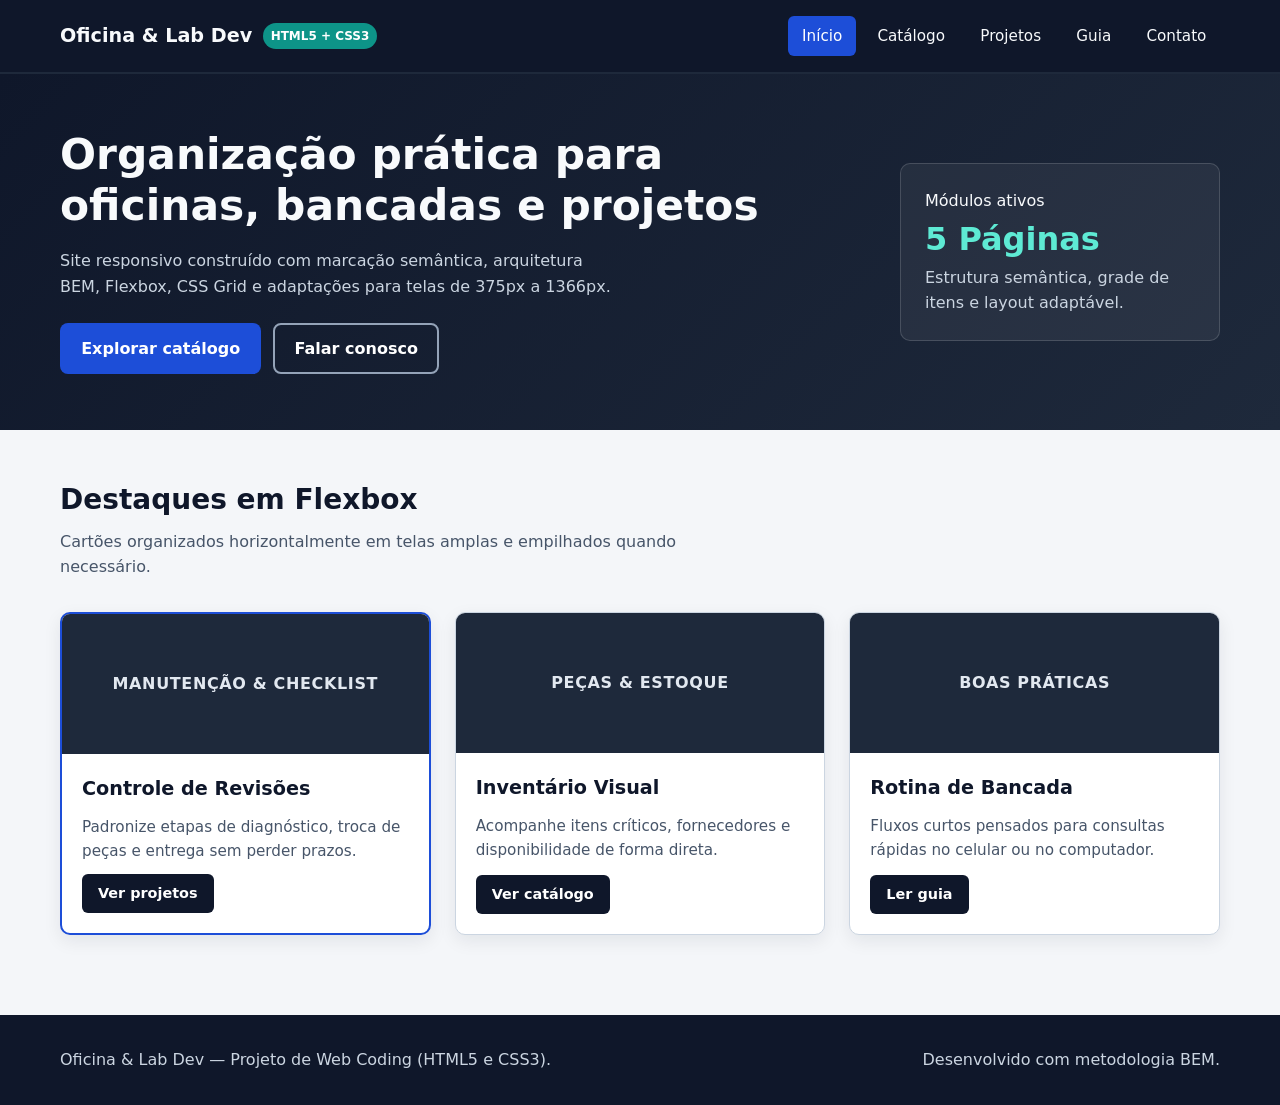
<file: html/index.html>
<!DOCTYPE html>
<html lang="pt-BR">
<head>
  <meta charset="UTF-8" />
  <meta name="viewport" content="width=device-width, initial-scale=1.0" />
  <title>Oficina &amp; Lab Dev | Início</title>
  <link rel="stylesheet" href="../css/style.css" />
</head>
<body>
  <header class="site-header">
    <div class="container site-header__inner">
      <a class="site-header__brand" href="index.html">
        <span>Oficina &amp; Lab Dev</span>
        <span class="site-header__badge">HTML5 + CSS3</span>
      </a>
      <nav aria-label="Navegação principal">
        <ul class="nav-menu">
          <li><a class="nav-menu__link nav-menu__link--active" href="index.html">Início</a></li>
          <li><a class="nav-menu__link" href="catalogo.html">Catálogo</a></li>
          <li><a class="nav-menu__link" href="projetos.html">Projetos</a></li>
          <li><a class="nav-menu__link" href="guia.html">Guia</a></li>
          <li><a class="nav-menu__link" href="contato.html">Contato</a></li>
        </ul>
      </nav>
    </div>
  </header>

  <main>
    <section class="hero">
      <div class="container hero__inner">
        <div class="hero__content">
          <h1 class="hero__title">Organização prática para oficinas, bancadas e projetos</h1>
          <p class="hero__description">
            Site responsivo construído com marcação semântica, arquitetura BEM, Flexbox, CSS Grid e adaptações para telas de 375px a 1366px.
          </p>
          <div class="hero__actions">
            <a class="btn btn--primary" href="catalogo.html">Explorar catálogo</a>
            <a class="btn btn--outline" href="contato.html">Falar conosco</a>
          </div>
        </div>
        <aside class="hero__panel" aria-label="Resumo rápido">
          <p>Módulos ativos</p>
          <p class="hero__metric">5 Páginas</p>
          <p class="hero__description">Estrutura semântica, grade de itens e layout adaptável.</p>
        </aside>
      </div>
    </section>

    <section class="section">
      <div class="container">
        <header class="section__header">
          <h2 class="section__title">Destaques em Flexbox</h2>
          <p class="section__subtitle">Cartões organizados horizontalmente em telas amplas e empilhados quando necessário.</p>
        </header>

        <div class="card-flex-row">
          <article class="card card--destaque">
            <div class="card__media">MANUTENÇÃO &amp; CHECKLIST</div>
            <div class="card__conteudo">
              <h3 class="card__titulo">Controle de Revisões</h3>
              <p class="card__descricao">Padronize etapas de diagnóstico, troca de peças e entrega sem perder prazos.</p>
              <a class="card__botao" href="projetos.html">Ver projetos</a>
            </div>
          </article>

          <article class="card">
            <div class="card__media">PEÇAS &amp; ESTOQUE</div>
            <div class="card__conteudo">
              <h3 class="card__titulo">Inventário Visual</h3>
              <p class="card__descricao">Acompanhe itens críticos, fornecedores e disponibilidade de forma direta.</p>
              <a class="card__botao" href="catalogo.html">Ver catálogo</a>
            </div>
          </article>

          <article class="card">
            <div class="card__media">BOAS PRÁTICAS</div>
            <div class="card__conteudo">
              <h3 class="card__titulo">Rotina de Bancada</h3>
              <p class="card__descricao">Fluxos curtos pensados para consultas rápidas no celular ou no computador.</p>
              <a class="card__botao" href="guia.html">Ler guia</a>
            </div>
          </article>
        </div>
      </div>
    </section>
  </main>

  <footer class="site-footer">
    <div class="container site-footer__inner">
      <p>Oficina &amp; Lab Dev — Projeto de Web Coding (HTML5 e CSS3).</p>
      <p>Desenvolvido com metodologia BEM.</p>
    </div>
  </footer>
</body>
</html>
</file>
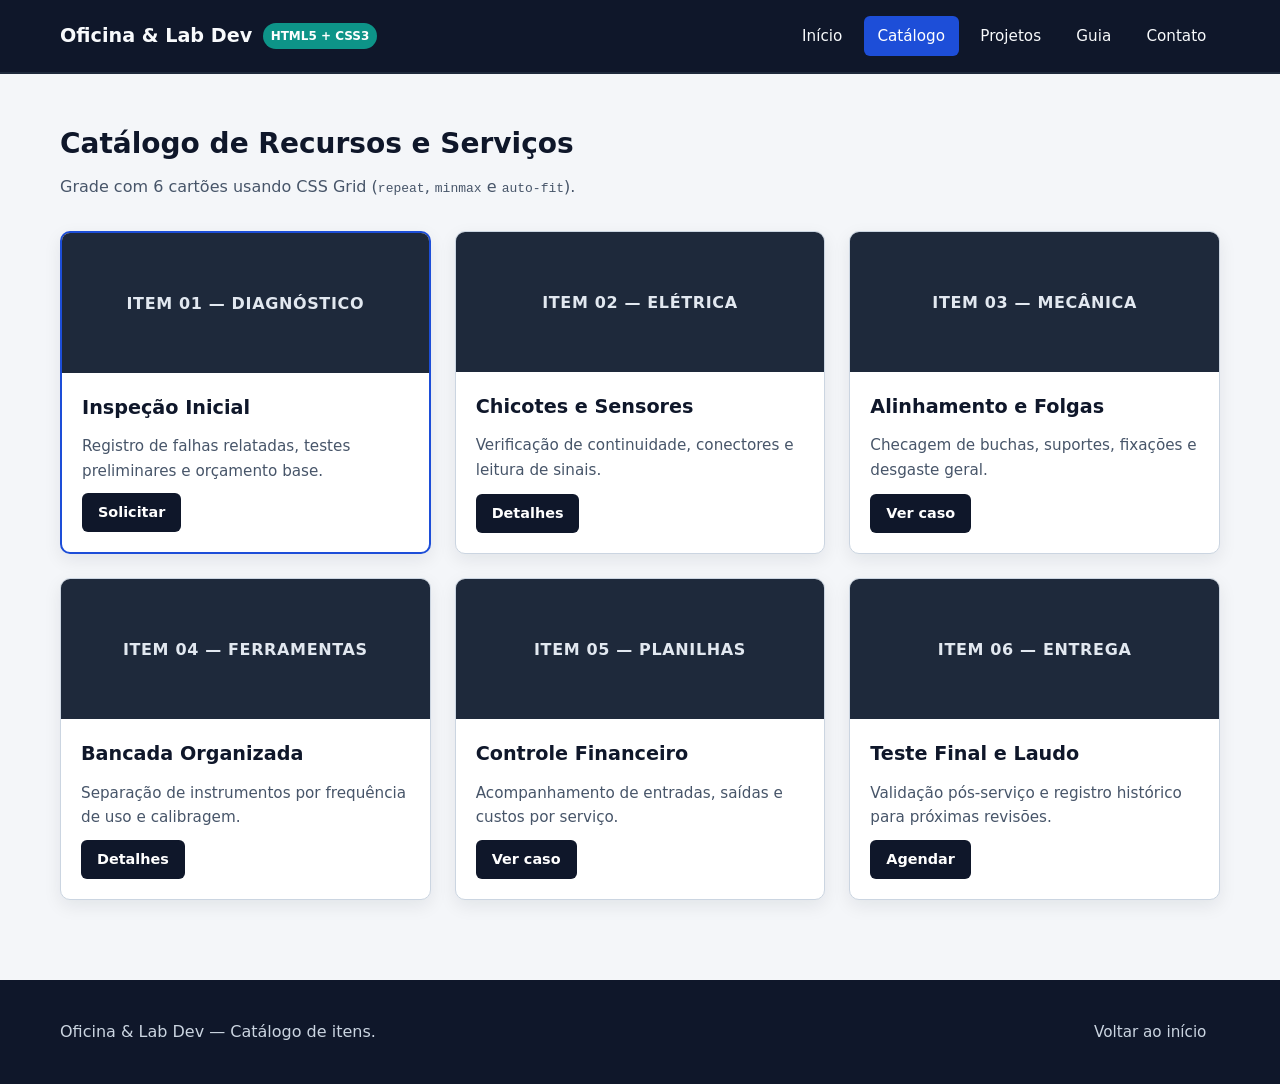
<file: html/catalogo.html>
<!DOCTYPE html>
<html lang="pt-BR">
<head>
  <meta charset="UTF-8" />
  <meta name="viewport" content="width=device-width, initial-scale=1.0" />
  <title>Oficina &amp; Lab Dev | Catálogo</title>
  <link rel="stylesheet" href="../css/style.css" />
</head>
<body>
  <header class="site-header">
    <div class="container site-header__inner">
      <a class="site-header__brand" href="index.html">
        <span>Oficina &amp; Lab Dev</span>
        <span class="site-header__badge">HTML5 + CSS3</span>
      </a>
      <nav aria-label="Navegação principal">
        <ul class="nav-menu">
          <li><a class="nav-menu__link" href="index.html">Início</a></li>
          <li><a class="nav-menu__link nav-menu__link--active" href="catalogo.html">Catálogo</a></li>
          <li><a class="nav-menu__link" href="projetos.html">Projetos</a></li>
          <li><a class="nav-menu__link" href="guia.html">Guia</a></li>
          <li><a class="nav-menu__link" href="contato.html">Contato</a></li>
        </ul>
      </nav>
    </div>
  </header>

  <main>
    <section class="section">
      <div class="container">
        <header class="section__header">
          <h1 class="section__title">Catálogo de Recursos e Serviços</h1>
          <p class="section__subtitle">Grade com 6 cartões usando CSS Grid (<code>repeat</code>, <code>minmax</code> e <code>auto-fit</code>).</p>
        </header>

        <div class="catalog-grid">
          <article class="card card--destaque">
            <div class="card__media">ITEM 01 — DIAGNÓSTICO</div>
            <div class="card__conteudo">
              <h2 class="card__titulo">Inspeção Inicial</h2>
              <p class="card__descricao">Registro de falhas relatadas, testes preliminares e orçamento base.</p>
              <a class="card__botao" href="contato.html">Solicitar</a>
            </div>
          </article>

          <article class="card">
            <div class="card__media">ITEM 02 — ELÉTRICA</div>
            <div class="card__conteudo">
              <h2 class="card__titulo">Chicotes e Sensores</h2>
              <p class="card__descricao">Verificação de continuidade, conectores e leitura de sinais.</p>
              <a class="card__botao" href="guia.html">Detalhes</a>
            </div>
          </article>

          <article class="card">
            <div class="card__media">ITEM 03 — MECÂNICA</div>
            <div class="card__conteudo">
              <h2 class="card__titulo">Alinhamento e Folgas</h2>
              <p class="card__descricao">Checagem de buchas, suportes, fixações e desgaste geral.</p>
              <a class="card__botao" href="projetos.html">Ver caso</a>
            </div>
          </article>

          <article class="card">
            <div class="card__media">ITEM 04 — FERRAMENTAS</div>
            <div class="card__conteudo">
              <h2 class="card__titulo">Bancada Organizada</h2>
              <p class="card__descricao">Separação de instrumentos por frequência de uso e calibragem.</p>
              <a class="card__botao" href="guia.html">Detalhes</a>
            </div>
          </article>

          <article class="card">
            <div class="card__media">ITEM 05 — PLANILHAS</div>
            <div class="card__conteudo">
              <h2 class="card__titulo">Controle Financeiro</h2>
              <p class="card__descricao">Acompanhamento de entradas, saídas e custos por serviço.</p>
              <a class="card__botao" href="projetos.html">Ver caso</a>
            </div>
          </article>

          <article class="card">
            <div class="card__media">ITEM 06 — ENTREGA</div>
            <div class="card__conteudo">
              <h2 class="card__titulo">Teste Final e Laudo</h2>
              <p class="card__descricao">Validação pós-serviço e registro histórico para próximas revisões.</p>
              <a class="card__botao" href="contato.html">Agendar</a>
            </div>
          </article>
        </div>
      </div>
    </section>
  </main>

  <footer class="site-footer">
    <div class="container site-footer__inner">
      <p>Oficina &amp; Lab Dev — Catálogo de itens.</p>
      <p><a class="nav-menu__link" href="index.html">Voltar ao início</a></p>
    </div>
  </footer>
</body>
</html>
</file>
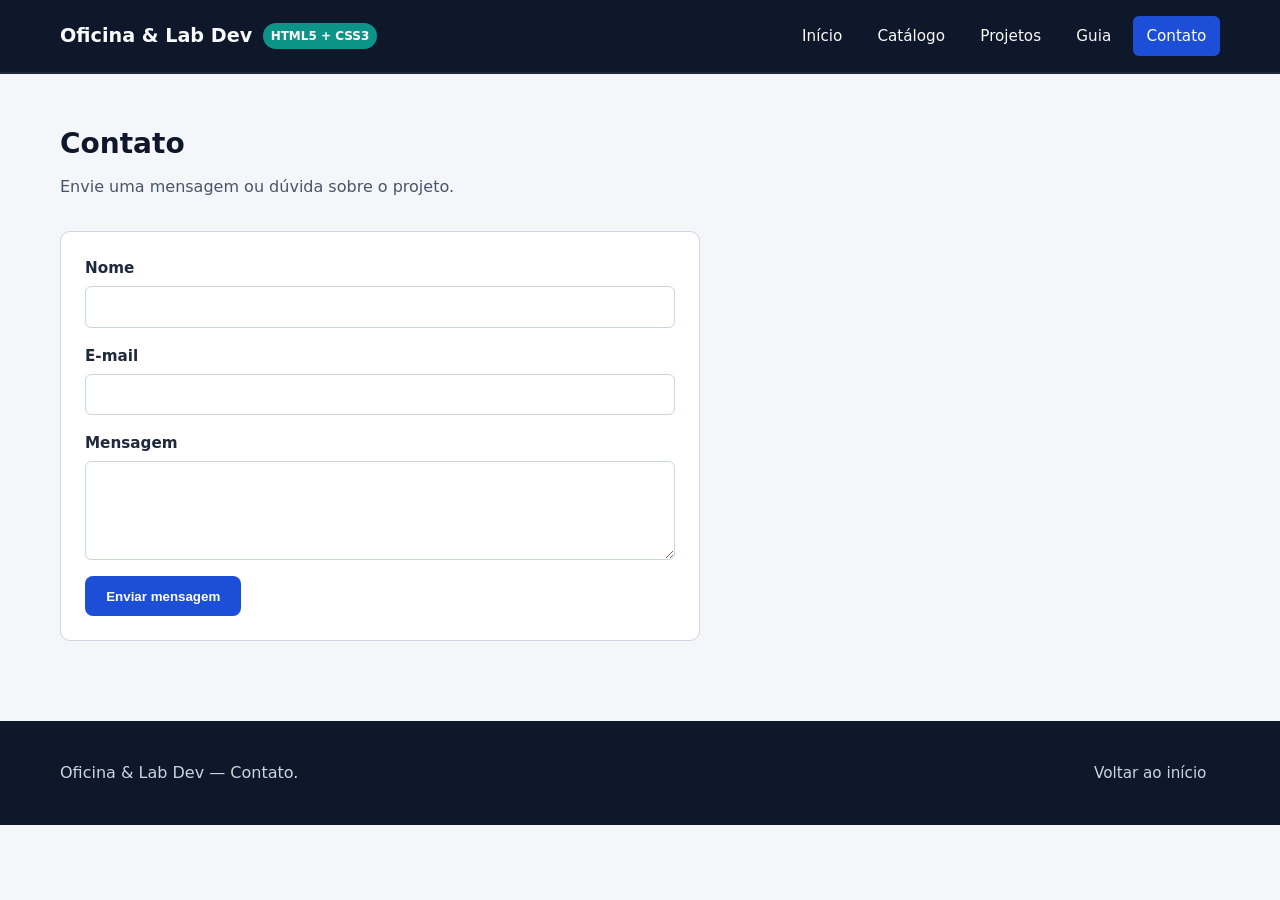
<file: html/contato.html>
<!DOCTYPE html>
<html lang="pt-BR">
<head>
  <meta charset="UTF-8" />
  <meta name="viewport" content="width=device-width, initial-scale=1.0" />
  <title>Oficina &amp; Lab Dev | Contato</title>
  <link rel="stylesheet" href="../css/style.css" />
</head>
<body>
  <header class="site-header">
    <div class="container site-header__inner">
      <a class="site-header__brand" href="index.html">
        <span>Oficina &amp; Lab Dev</span>
        <span class="site-header__badge">HTML5 + CSS3</span>
      </a>
      <nav aria-label="Navegação principal">
        <ul class="nav-menu">
          <li><a class="nav-menu__link" href="index.html">Início</a></li>
          <li><a class="nav-menu__link" href="catalogo.html">Catálogo</a></li>
          <li><a class="nav-menu__link" href="projetos.html">Projetos</a></li>
          <li><a class="nav-menu__link" href="guia.html">Guia</a></li>
          <li><a class="nav-menu__link nav-menu__link--active" href="contato.html">Contato</a></li>
        </ul>
      </nav>
    </div>
  </header>

  <main>
    <section class="section">
      <div class="container">
        <header class="section__header">
          <h1 class="section__title">Contato</h1>
          <p class="section__subtitle">Envie uma mensagem ou dúvida sobre o projeto.</p>
        </header>

        <form class="form-box" action="#" method="post">
          <div class="form-box__group">
            <label class="form-box__label" for="nome">Nome</label>
            <input class="form-box__input" id="nome" name="nome" type="text" required />
          </div>

          <div class="form-box__group">
            <label class="form-box__label" for="email">E-mail</label>
            <input class="form-box__input" id="email" name="email" type="email" required />
          </div>

          <div class="form-box__group">
            <label class="form-box__label" for="mensagem">Mensagem</label>
            <textarea class="form-box__textarea" id="mensagem" name="mensagem" rows="4" required></textarea>
          </div>

          <button class="btn btn--primary" type="submit">Enviar mensagem</button>
        </form>
      </div>
    </section>
  </main>

  <footer class="site-footer">
    <div class="container site-footer__inner">
      <p>Oficina &amp; Lab Dev — Contato.</p>
      <p><a class="nav-menu__link" href="index.html">Voltar ao início</a></p>
    </div>
  </footer>
</body>
</html>
</file>
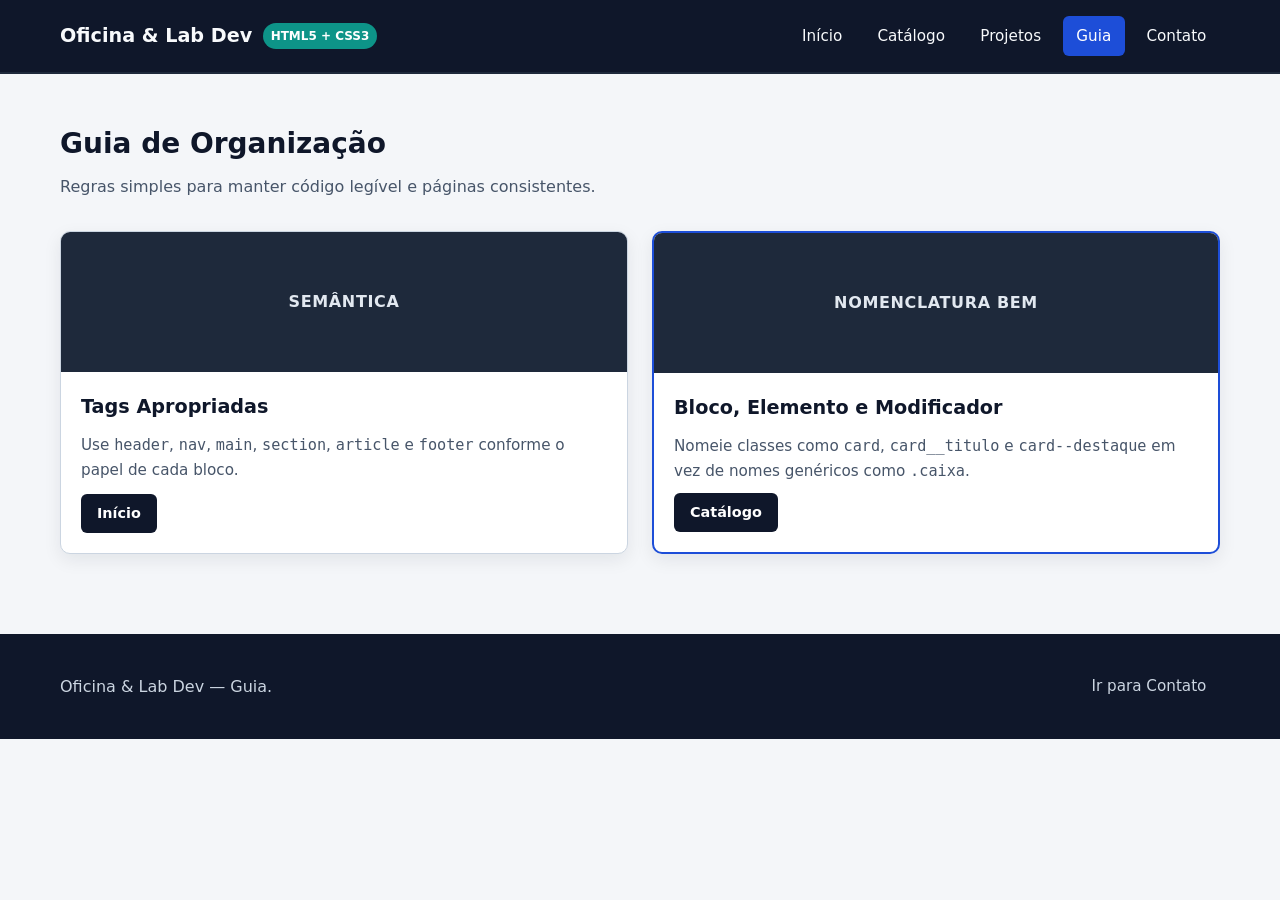
<file: html/guia.html>
<!DOCTYPE html>
<html lang="pt-BR">
<head>
  <meta charset="UTF-8" />
  <meta name="viewport" content="width=device-width, initial-scale=1.0" />
  <title>Oficina &amp; Lab Dev | Guia</title>
  <link rel="stylesheet" href="../css/style.css" />
</head>
<body>
  <header class="site-header">
    <div class="container site-header__inner">
      <a class="site-header__brand" href="index.html">
        <span>Oficina &amp; Lab Dev</span>
        <span class="site-header__badge">HTML5 + CSS3</span>
      </a>
      <nav aria-label="Navegação principal">
        <ul class="nav-menu">
          <li><a class="nav-menu__link" href="index.html">Início</a></li>
          <li><a class="nav-menu__link" href="catalogo.html">Catálogo</a></li>
          <li><a class="nav-menu__link" href="projetos.html">Projetos</a></li>
          <li><a class="nav-menu__link nav-menu__link--active" href="guia.html">Guia</a></li>
          <li><a class="nav-menu__link" href="contato.html">Contato</a></li>
        </ul>
      </nav>
    </div>
  </header>

  <main>
    <section class="section">
      <div class="container">
        <header class="section__header">
          <h1 class="section__title">Guia de Organização</h1>
          <p class="section__subtitle">Regras simples para manter código legível e páginas consistentes.</p>
        </header>

        <div class="card-flex-row">
          <article class="card">
            <div class="card__media">SEMÂNTICA</div>
            <div class="card__conteudo">
              <h2 class="card__titulo">Tags Apropriadas</h2>
              <p class="card__descricao">Use <code>header</code>, <code>nav</code>, <code>main</code>, <code>section</code>, <code>article</code> e <code>footer</code> conforme o papel de cada bloco.</p>
              <a class="card__botao" href="index.html">Início</a>
            </div>
          </article>

          <article class="card card--destaque">
            <div class="card__media">NOMENCLATURA BEM</div>
            <div class="card__conteudo">
              <h2 class="card__titulo">Bloco, Elemento e Modificador</h2>
              <p class="card__descricao">Nomeie classes como <code>card</code>, <code>card__titulo</code> e <code>card--destaque</code> em vez de nomes genéricos como <code>.caixa</code>.</p>
              <a class="card__botao" href="catalogo.html">Catálogo</a>
            </div>
          </article>
        </div>
      </div>
    </section>
  </main>

  <footer class="site-footer">
    <div class="container site-footer__inner">
      <p>Oficina &amp; Lab Dev — Guia.</p>
      <p><a class="nav-menu__link" href="contato.html">Ir para Contato</a></p>
    </div>
  </footer>
</body>
</html>
</file>
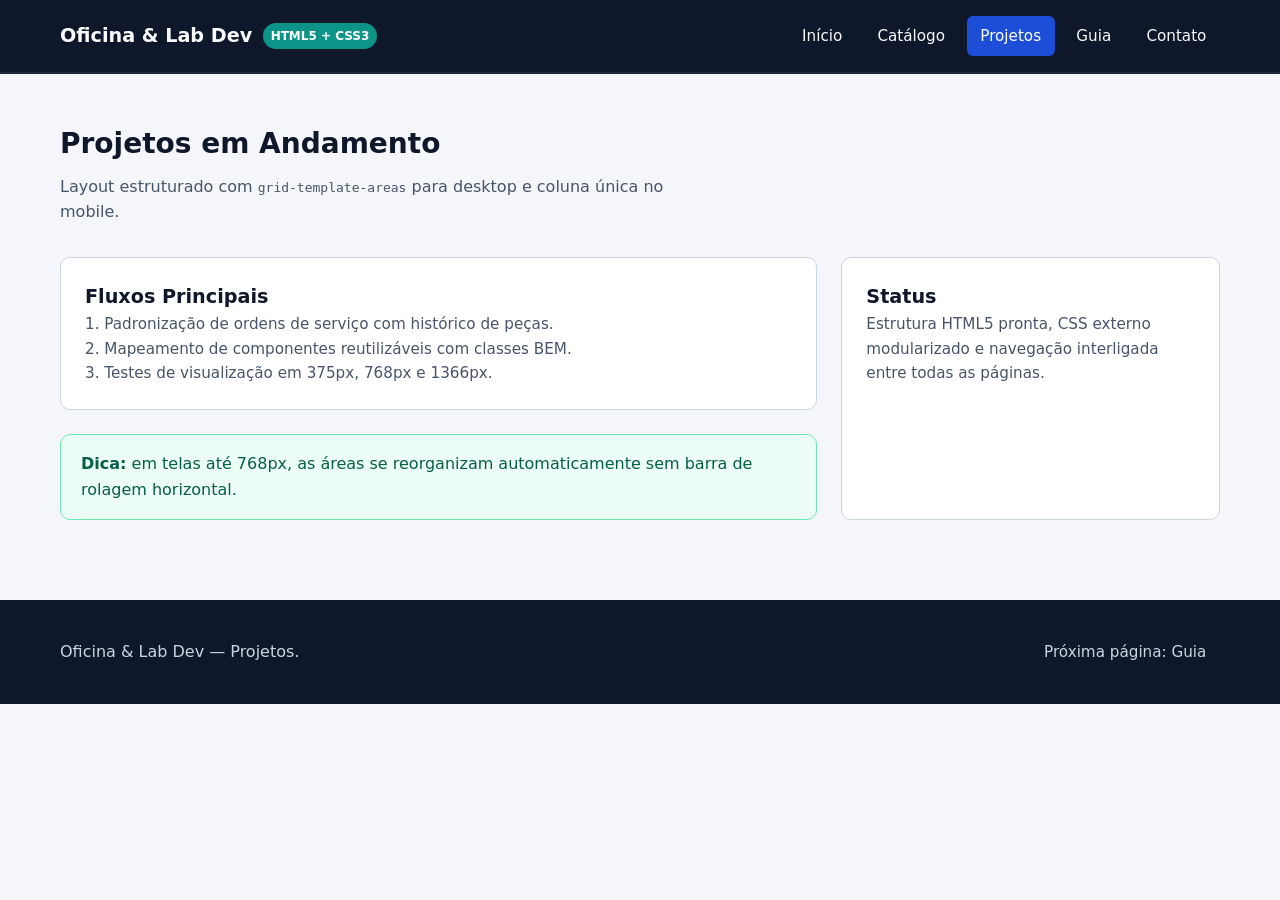
<file: html/projetos.html>
<!DOCTYPE html>
<html lang="pt-BR">
<head>
  <meta charset="UTF-8" />
  <meta name="viewport" content="width=device-width, initial-scale=1.0" />
  <title>Oficina &amp; Lab Dev | Projetos</title>
  <link rel="stylesheet" href="../css/style.css" />
</head>
<body>
  <header class="site-header">
    <div class="container site-header__inner">
      <a class="site-header__brand" href="index.html">
        <span>Oficina &amp; Lab Dev</span>
        <span class="site-header__badge">HTML5 + CSS3</span>
      </a>
      <nav aria-label="Navegação principal">
        <ul class="nav-menu">
          <li><a class="nav-menu__link" href="index.html">Início</a></li>
          <li><a class="nav-menu__link" href="catalogo.html">Catálogo</a></li>
          <li><a class="nav-menu__link nav-menu__link--active" href="projetos.html">Projetos</a></li>
          <li><a class="nav-menu__link" href="guia.html">Guia</a></li>
          <li><a class="nav-menu__link" href="contato.html">Contato</a></li>
        </ul>
      </nav>
    </div>
  </header>

  <main>
    <section class="section">
      <div class="container">
        <header class="section__header">
          <h1 class="section__title">Projetos em Andamento</h1>
          <p class="section__subtitle">Layout estruturado com <code>grid-template-areas</code> para desktop e coluna única no mobile.</p>
        </header>

        <div class="dashboard-grid">
          <section class="dashboard-grid__main" aria-label="Lista de projetos">
            <h2 class="card__titulo">Fluxos Principais</h2>
            <p class="card__descricao">
              1. Padronização de ordens de serviço com histórico de peças.<br />
              2. Mapeamento de componentes reutilizáveis com classes BEM.<br />
              3. Testes de visualização em 375px, 768px e 1366px.
            </p>
          </section>

          <aside class="dashboard-grid__aside" aria-label="Status dos projetos">
            <h2 class="card__titulo">Status</h2>
            <p class="card__descricao">
              Estrutura HTML5 pronta, CSS externo modularizado e navegação interligada entre todas as páginas.
            </p>
          </aside>

          <div class="dashboard-grid__note">
            <strong>Dica:</strong> em telas até 768px, as áreas se reorganizam automaticamente sem barra de rolagem horizontal.
          </div>
        </div>
      </div>
    </section>
  </main>

  <footer class="site-footer">
    <div class="container site-footer__inner">
      <p>Oficina &amp; Lab Dev — Projetos.</p>
      <p><a class="nav-menu__link" href="guia.html">Próxima página: Guia</a></p>
    </div>
  </footer>
</body>
</html>
</file>
<file: css/style.css>
/* =========================================================
   VARIÁVEIS E RESET
   ========================================================= */
:root {
  --bg-page: #f4f6f9;
  --bg-surface: #ffffff;
  --bg-dark: #0f172a;
  --bg-dark-soft: #1e293b;
  --text-main: #1e293b;
  --text-muted: #475569;
  --text-light: #f8fafc;
  --primary: #1d4ed8;
  --primary-hover: #1e40af;
  --accent: #0d9488;
  --border-color: #cbd5e1;
  --radius: 10px;
  --shadow: 0 6px 18px rgba(15, 23, 42, 0.08);
  --container-max: 1200px;
}

*,
*::before,
*::after {
  box-sizing: border-box;
  margin: 0;
  padding: 0;
}

html {
  scroll-behavior: smooth;
}

body {
  font-family: system-ui, -apple-system, "Segoe UI", Roboto, sans-serif;
  background-color: var(--bg-page);
  color: var(--text-main);
  line-height: 1.6;
  overflow-x: hidden;
}

img,
svg {
  display: block;
  max-width: 100%;
}

a {
  color: inherit;
}

:focus-visible {
  outline: 3px solid var(--accent);
  outline-offset: 2px;
}

/* =========================================================
   CONTAINER E ESTRUTURA GERAL
   ========================================================= */
.container {
  width: 100%;
  max-width: var(--container-max);
  margin-inline: auto;
  padding-inline: 1.25rem;
}

.section {
  padding-block: 3rem;
}

.section--alt {
  background-color: #e2e8f0;
}

.section__header {
  margin-bottom: 2rem;
}

.section__title {
  font-size: 1.75rem;
  color: var(--bg-dark);
  margin-bottom: 0.4rem;
}

.section__subtitle {
  color: var(--text-muted);
  max-width: 65ch;
}

/* =========================================================
   BLOCO: site-header (FLEXBOX #1 - CABEÇALHO E NAVEGAÇÃO)
   ========================================================= */
.site-header {
  background-color: var(--bg-dark);
  color: var(--text-light);
  position: sticky;
  top: 0;
  z-index: 100;
  border-bottom: 2px solid var(--bg-dark-soft);
}

.site-header__inner {
  display: flex;
  flex-direction: row;
  justify-content: space-between;
  align-items: center;
  flex-wrap: wrap;
  gap: 1rem;
  padding-block: 1rem;
}

.site-header__brand {
  display: flex;
  align-items: center;
  gap: 0.65rem;
  text-decoration: none;
  font-weight: 700;
  font-size: 1.2rem;
}

.site-header__badge {
  background-color: var(--accent);
  color: #ffffff;
  font-size: 0.75rem;
  padding: 0.2rem 0.5rem;
  border-radius: 999px;
}

.nav-menu {
  display: flex;
  flex-direction: row;
  justify-content: flex-end;
  align-items: center;
  flex-wrap: wrap;
  gap: 0.5rem;
  list-style: none;
}

.nav-menu__link {
  display: inline-block;
  text-decoration: none;
  padding: 0.5rem 0.85rem;
  border-radius: 6px;
  font-size: 0.95rem;
  transition: background-color 0.2s ease, color 0.2s ease;
}

.nav-menu__link:hover,
.nav-menu__link:focus-visible {
  background-color: var(--bg-dark-soft);
  color: #93c5fd;
}

.nav-menu__link--active {
  background-color: var(--primary);
  color: #ffffff;
}

.nav-menu__link--active:hover,
.nav-menu__link--active:focus-visible {
  background-color: var(--primary-hover);
  color: #ffffff;
}

/* =========================================================
   BLOCO: hero (FLEXBOX #3 - TERCEIRA ÁREA FLEX)
   ========================================================= */
.hero {
  background: linear-gradient(135deg, var(--bg-dark) 0%, var(--bg-dark-soft) 100%);
  color: var(--text-light);
  padding-block: 3.5rem;
}

.hero__inner {
  display: flex;
  flex-direction: row;
  justify-content: space-between;
  align-items: center;
  flex-wrap: wrap;
  gap: 2rem;
}

.hero__content {
  flex: 1 1 340px;
  display: flex;
  flex-direction: column;
  gap: 1rem;
}

.hero__title {
  font-size: clamp(1.85rem, 3.5vw, 2.65rem);
  line-height: 1.2;
}

.hero__description {
  color: #cbd5e1;
  max-width: 55ch;
}

.hero__actions {
  display: flex;
  flex-direction: row;
  justify-content: flex-start;
  align-items: center;
  flex-wrap: wrap;
  gap: 0.75rem;
  margin-top: 0.5rem;
}

.hero__panel {
  flex: 0 1 320px;
  background-color: rgba(255, 255, 255, 0.06);
  border: 1px solid rgba(255, 255, 255, 0.15);
  border-radius: var(--radius);
  padding: 1.5rem;
}

.hero__metric {
  font-size: 2rem;
  font-weight: 800;
  color: #5eead4;
}

/* =========================================================
   BLOCO: btn (BOTÕES COM BEM)
   ========================================================= */
.btn {
  display: inline-block;
  text-decoration: none;
  font-weight: 600;
  padding: 0.65rem 1.2rem;
  border-radius: 8px;
  border: 2px solid transparent;
  cursor: pointer;
  transition: background-color 0.2s ease, transform 0.15s ease;
}

.btn:hover {
  transform: translateY(-1px);
}

.btn--primary {
  background-color: var(--primary);
  color: #ffffff;
}

.btn--primary:hover,
.btn--primary:focus-visible {
  background-color: var(--primary-hover);
}

.btn--outline {
  background-color: transparent;
  color: #ffffff;
  border-color: #94a3b8;
}

.btn--outline:hover,
.btn--outline:focus-visible {
  border-color: #ffffff;
  background-color: rgba(255, 255, 255, 0.08);
}

.btn--sm {
  padding: 0.45rem 0.9rem;
  font-size: 0.9rem;
}

/* =========================================================
   BLOCO: card (METODOLOGIA BEM + FLEXBOX #2)
   ========================================================= */
.card-flex-row {
  display: flex;
  flex-direction: row;
  justify-content: space-between;
  align-items: stretch;
  flex-wrap: wrap;
  gap: 1.5rem;
}

.card-flex-row .card {
  flex: 1 1 280px;
}

.card {
  background-color: var(--bg-surface);
  border: 1px solid var(--border-color);
  border-radius: var(--radius);
  overflow: hidden;
  box-shadow: var(--shadow);
  display: flex;
  flex-direction: column;
  transition: transform 0.2s ease, box-shadow 0.2s ease;
}

.card:hover {
  transform: translateY(-3px);
  box-shadow: 0 12px 24px rgba(15, 23, 42, 0.12);
}

.card--destaque {
  border: 2px solid var(--primary);
}

.card__media {
  background-color: var(--bg-dark-soft);
  color: #e2e8f0;
  min-height: 140px;
  display: flex;
  align-items: center;
  justify-content: center;
  padding: 1rem;
  font-weight: 700;
  letter-spacing: 0.04em;
}

.card__conteudo {
  padding: 1.25rem;
  display: flex;
  flex-direction: column;
  gap: 0.65rem;
  flex: 1;
}

.card__titulo {
  font-size: 1.2rem;
  color: var(--bg-dark);
}

.card__descricao {
  color: var(--text-muted);
  font-size: 0.95rem;
  flex: 1;
}

.card__botao {
  align-self: flex-start;
  text-decoration: none;
  background-color: var(--bg-dark);
  color: #ffffff;
  padding: 0.5rem 1rem;
  border-radius: 6px;
  font-size: 0.9rem;
  font-weight: 600;
  transition: background-color 0.2s ease;
}

.card__botao:hover,
.card__botao:focus-visible {
  background-color: var(--primary);
}

/* =========================================================
   GRID LAYOUT #1: GRADE DE 6+ ITENS (repeat + minmax + auto-fit)
   ========================================================= */
.catalog-grid {
  display: grid;
  grid-template-columns: repeat(auto-fit, minmax(260px, 1fr));
  gap: 1.5rem;
}

/* =========================================================
   GRID LAYOUT #2: LAYOUT COM ÁREAS NOMEADAS
   ========================================================= */
.dashboard-grid {
  display: grid;
  grid-template-columns: 2fr 1fr;
  grid-template-areas:
    "main aside"
    "footer-note aside";
  gap: 1.5rem;
}

.dashboard-grid__main {
  grid-area: main;
  background-color: var(--bg-surface);
  padding: 1.5rem;
  border-radius: var(--radius);
  border: 1px solid var(--border-color);
}

.dashboard-grid__aside {
  grid-area: aside;
  background-color: var(--bg-surface);
  padding: 1.5rem;
  border-radius: var(--radius);
  border: 1px solid var(--border-color);
}

.dashboard-grid__note {
  grid-area: footer-note;
  background-color: #ecfdf5;
  border: 1px solid #6ee7b7;
  color: #065f46;
  padding: 1rem 1.25rem;
  border-radius: var(--radius);
}

/* =========================================================
   FORMULÁRIO
   ========================================================= */
.form-box {
  background-color: var(--bg-surface);
  padding: 1.5rem;
  border-radius: var(--radius);
  border: 1px solid var(--border-color);
  max-width: 640px;
}

.form-box__group {
  display: flex;
  flex-direction: column;
  gap: 0.35rem;
  margin-bottom: 1rem;
}

.form-box__label {
  font-weight: 600;
  font-size: 0.95rem;
}

.form-box__input,
.form-box__textarea {
  width: 100%;
  padding: 0.65rem 0.75rem;
  border: 1px solid var(--border-color);
  border-radius: 6px;
  font-family: inherit;
  font-size: 1rem;
}

.form-box__input:focus-visible,
.form-box__textarea:focus-visible {
  border-color: var(--primary);
}

/* =========================================================
   RODAPÉ
   ========================================================= */
.site-footer {
  background-color: var(--bg-dark);
  color: #cbd5e1;
  padding-block: 2rem;
  margin-top: 2rem;
}

.site-footer__inner {
  display: flex;
  flex-direction: row;
  justify-content: space-between;
  align-items: center;
  flex-wrap: wrap;
  gap: 1rem;
}

/* =========================================================
   RESPONSIVIDADE E MEDIA QUERIES (>= 3 BLOCOS)
   ========================================================= */

/* 1. Tablets e telas até 768px */
@media screen and (max-width: 768px) {
  .site-header__inner {
    flex-direction: column;
    align-items: flex-start;
  }

  .nav-menu {
    justify-content: flex-start;
    width: 100%;
  }

  .hero__inner {
    flex-direction: column;
    align-items: stretch;
  }

  .dashboard-grid {
    grid-template-columns: 1fr;
    grid-template-areas:
      "main"
      "aside"
      "footer-note";
  }
}

/* 2. Smartphones até 480px */
@media screen and (max-width: 480px) {
  .section {
    padding-block: 2rem;
  }

  .section__title {
    font-size: 1.4rem;
  }

  .nav-menu {
    flex-direction: column;
    align-items: stretch;
    gap: 0.35rem;
  }

  .nav-menu__link {
    text-align: center;
  }

  .hero__actions {
    flex-direction: column;
    align-items: stretch;
  }

  .btn {
    text-align: center;
    width: 100%;
  }
}

/* 3. Desktops largos acima de 1024px */
@media screen and (min-width: 1025px) {
  .catalog-grid {
    grid-template-columns: repeat(3, minmax(280px, 1fr));
  }
}
</file>
